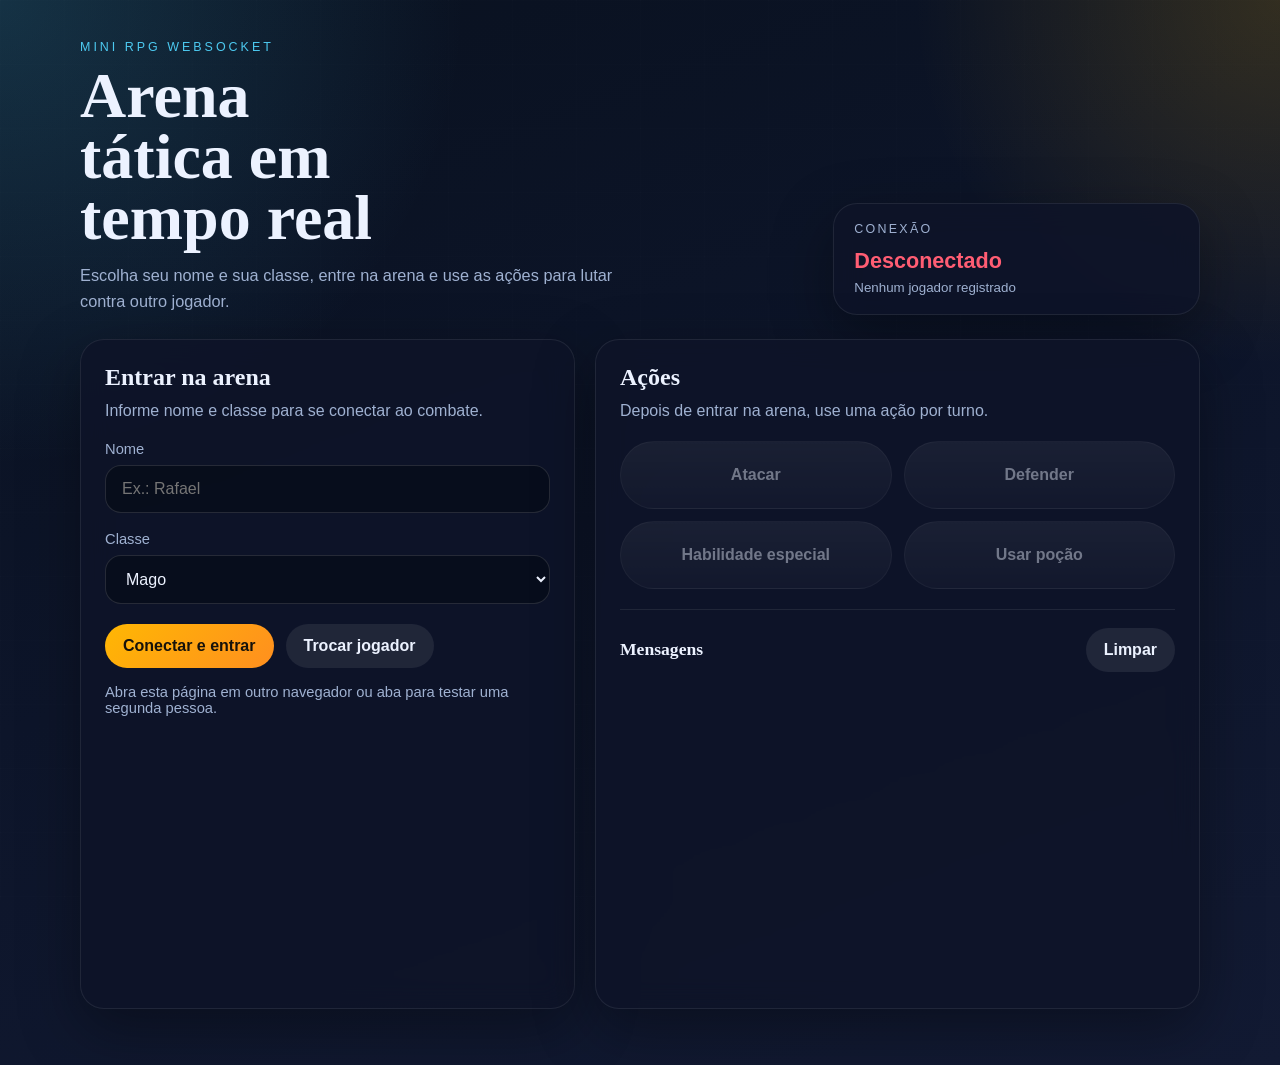
<file: src/backend/mini-rpg/src/main/resources/static/index.html>
<!doctype html>
<html lang="pt-BR">
<head>
  <meta charset="UTF-8" />
  <meta name="viewport" content="width=device-width, initial-scale=1.0" />
  <title>Mini RPG Arena</title>
  <link rel="stylesheet" href="styles.css" />
</head>
<body>
  <main class="shell">
    <section class="hero">
      <div>
        <p class="eyebrow">Mini RPG WebSocket</p>
        <h1>Arena tática em tempo real</h1>
        <p class="subtitle">Escolha seu nome e sua classe, entre na arena e use as ações para lutar contra outro jogador.</p>
      </div>
      <div class="status-card">
        <span class="status-label">Conexão</span>
        <strong id="connectionStatus">Desconectado</strong>
        <small id="playerStatus">Nenhum jogador registrado</small>
      </div>
    </section>

    <section class="grid">
      <article class="panel panel-form">
        <header>
          <h2>Entrar na arena</h2>
          <p>Informe nome e classe para se conectar ao combate.</p>
        </header>

        <div class="field">
          <label for="nameInput">Nome</label>
          <input id="nameInput" type="text" maxlength="24" placeholder="Ex.: Rafael" />
        </div>

        <div class="field">
          <label for="classSelect">Classe</label>
          <select id="classSelect">
            <option value="MAGO">Mago</option>
            <option value="GUERREIRO">Guerreiro</option>
            <option value="TANK">Tank</option>
            <option value="CLERIGO">Clérigo</option>
            <option value="LADINO">Ladino</option>
          </select>
        </div>

        <div class="actions-row">
          <button id="connectButton" class="primary">Conectar e entrar</button>
          <button id="resetButton" class="secondary" type="button">Trocar jogador</button>
        </div>

        <p class="hint">Abra esta página em outro navegador ou aba para testar uma segunda pessoa.</p>
      </article>

      <article class="panel panel-actions">
        <header>
          <h2>Ações</h2>
          <p>Depois de entrar na arena, use uma ação por turno.</p>
        </header>

        <div class="action-grid">
          <button class="battle-action" data-action="ATACAR">Atacar</button>
          <button class="battle-action" data-action="DEFENDER">Defender</button>
          <button class="battle-action" data-action="ESPECIAL">Habilidade especial</button>
          <button class="battle-action" data-action="POTION">Usar poção</button>
        </div>

        <div class="message-box">
          <div class="message-box-head">
            <h3>Mensagens</h3>
            <button id="clearMessages" type="button">Limpar</button>
          </div>
          <div id="messages" class="messages" aria-live="polite"></div>
        </div>
      </article>
    </section>
  </main>

  <script src="app.js"></script>
</body>
</html>
</file>
<file: src/backend/mini-rpg/src/main/resources/static/styles.css>
:root {
  color-scheme: dark;
  --bg: #0b1020;
  --bg-soft: #121a33;
  --panel: rgba(14, 20, 40, 0.88);
  --panel-border: rgba(255, 255, 255, 0.08);
  --text: #ecf2ff;
  --muted: #9fb1d1;
  --accent: #ffb703;
  --accent-2: #4cc9f0;
  --danger: #ff5d73;
  --success: #76ffb2;
  --shadow: 0 20px 60px rgba(0, 0, 0, 0.35);
}

* {
  box-sizing: border-box;
}

body {
  margin: 0;
  min-height: 100vh;
  font-family: "Segoe UI", "Trebuchet MS", sans-serif;
  color: var(--text);
  background:
    radial-gradient(circle at top left, rgba(76, 201, 240, 0.18), transparent 28%),
    radial-gradient(circle at top right, rgba(255, 183, 3, 0.16), transparent 22%),
    linear-gradient(160deg, #09111f 0%, #0d152a 48%, #121a33 100%);
}

body::before {
  content: "";
  position: fixed;
  inset: 0;
  background-image: linear-gradient(rgba(255, 255, 255, 0.03) 1px, transparent 1px),
    linear-gradient(90deg, rgba(255, 255, 255, 0.03) 1px, transparent 1px);
  background-size: 64px 64px;
  pointer-events: none;
  opacity: 0.35;
}

.shell {
  width: min(1120px, calc(100% - 32px));
  margin: 0 auto;
  padding: 40px 0 56px;
  position: relative;
  z-index: 1;
}

.hero {
  display: grid;
  grid-template-columns: minmax(0, 1.8fr) minmax(280px, 0.9fr);
  gap: 20px;
  align-items: end;
  margin-bottom: 24px;
}

.eyebrow {
  margin: 0 0 12px;
  text-transform: uppercase;
  letter-spacing: 0.24em;
  font-size: 0.78rem;
  color: var(--accent-2);
}

h1, h2, h3 {
  margin: 0;
  font-family: Georgia, "Times New Roman", serif;
}

h1 {
  font-size: clamp(2.4rem, 5vw, 4.8rem);
  line-height: 0.95;
  max-width: 10ch;
}

.subtitle {
  margin: 14px 0 0;
  max-width: 60ch;
  color: var(--muted);
  font-size: 1.02rem;
  line-height: 1.6;
}

.status-card, .panel {
  background: var(--panel);
  border: 1px solid var(--panel-border);
  border-radius: 24px;
  box-shadow: var(--shadow);
  backdrop-filter: blur(14px);
}

.status-card {
  padding: 18px 20px;
}

.status-label {
  display: block;
  font-size: 0.78rem;
  text-transform: uppercase;
  letter-spacing: 0.18em;
  color: var(--muted);
  margin-bottom: 12px;
}

.status-card strong {
  display: block;
  font-size: 1.35rem;
  margin-bottom: 4px;
}

.status-card small {
  color: var(--muted);
}

.grid {
  display: grid;
  grid-template-columns: minmax(0, 0.9fr) minmax(0, 1.1fr);
  gap: 20px;
}

.panel {
  padding: 24px;
}

.panel header p {
  margin: 8px 0 0;
  color: var(--muted);
  line-height: 1.5;
}

.field {
  margin-top: 18px;
}

.field label {
  display: block;
  margin-bottom: 8px;
  color: var(--muted);
  font-size: 0.92rem;
}

.field input,
.field select {
  width: 100%;
  border: 1px solid rgba(255, 255, 255, 0.12);
  border-radius: 16px;
  background: rgba(6, 10, 20, 0.6);
  color: var(--text);
  padding: 14px 16px;
  font: inherit;
  outline: none;
}

.field input:focus,
.field select:focus {
  border-color: rgba(76, 201, 240, 0.75);
  box-shadow: 0 0 0 3px rgba(76, 201, 240, 0.18);
}

.actions-row {
  display: flex;
  gap: 12px;
  flex-wrap: wrap;
  margin-top: 20px;
}

button {
  border: 0;
  border-radius: 999px;
  padding: 13px 18px;
  font: inherit;
  font-weight: 700;
  cursor: pointer;
  transition: transform 0.18s ease, filter 0.18s ease, background 0.18s ease;
}

button:hover {
  transform: translateY(-1px);
}

button:disabled {
  cursor: not-allowed;
  opacity: 0.45;
  transform: none;
}

.primary {
  background: linear-gradient(135deg, var(--accent), #ff8f1f);
  color: #16120b;
}

.secondary,
.message-box-head button {
  background: rgba(255, 255, 255, 0.08);
  color: var(--text);
}

.hint {
  margin: 16px 0 0;
  color: var(--muted);
  font-size: 0.92rem;
}

.action-grid {
  display: grid;
  grid-template-columns: repeat(2, minmax(0, 1fr));
  gap: 12px;
  margin-top: 18px;
}

.battle-action {
  min-height: 68px;
  border: 1px solid rgba(255, 255, 255, 0.09);
  background: linear-gradient(180deg, rgba(255, 255, 255, 0.12), rgba(255, 255, 255, 0.05));
  color: var(--text);
}

.battle-action:hover {
  filter: brightness(1.08);
}

.message-box {
  margin-top: 20px;
  border-top: 1px solid rgba(255, 255, 255, 0.08);
  padding-top: 18px;
}

.message-box-head {
  display: flex;
  align-items: center;
  justify-content: space-between;
  gap: 12px;
  margin-bottom: 12px;
}

.message-box-head h3 {
  font-size: 1.1rem;
}

.messages {
  min-height: 300px;
  max-height: 420px;
  overflow: auto;
  display: grid;
  gap: 10px;
  padding-right: 6px;
}

.message {
  padding: 12px 14px;
  border-radius: 16px;
  background: rgba(6, 10, 20, 0.58);
  border: 1px solid rgba(255, 255, 255, 0.08);
  line-height: 1.45;
}

.message.system {
  border-color: rgba(76, 201, 240, 0.22);
}

.message.success {
  border-color: rgba(118, 255, 178, 0.24);
}

.message.warning {
  border-color: rgba(255, 183, 3, 0.3);
}

.message.error {
  border-color: rgba(255, 93, 115, 0.32);
}

@media (max-width: 900px) {
  .hero,
  .grid {
    grid-template-columns: 1fr;
  }

  .messages {
    min-height: 240px;
  }
}

@media (max-width: 640px) {
  .shell {
    width: min(100% - 20px, 1120px);
    padding-top: 20px;
  }

  .panel, .status-card {
    border-radius: 20px;
  }

  .action-grid {
    grid-template-columns: 1fr;
  }

  .actions-row {
    flex-direction: column;
  }

  button {
    width: 100%;
  }
}
</file>
